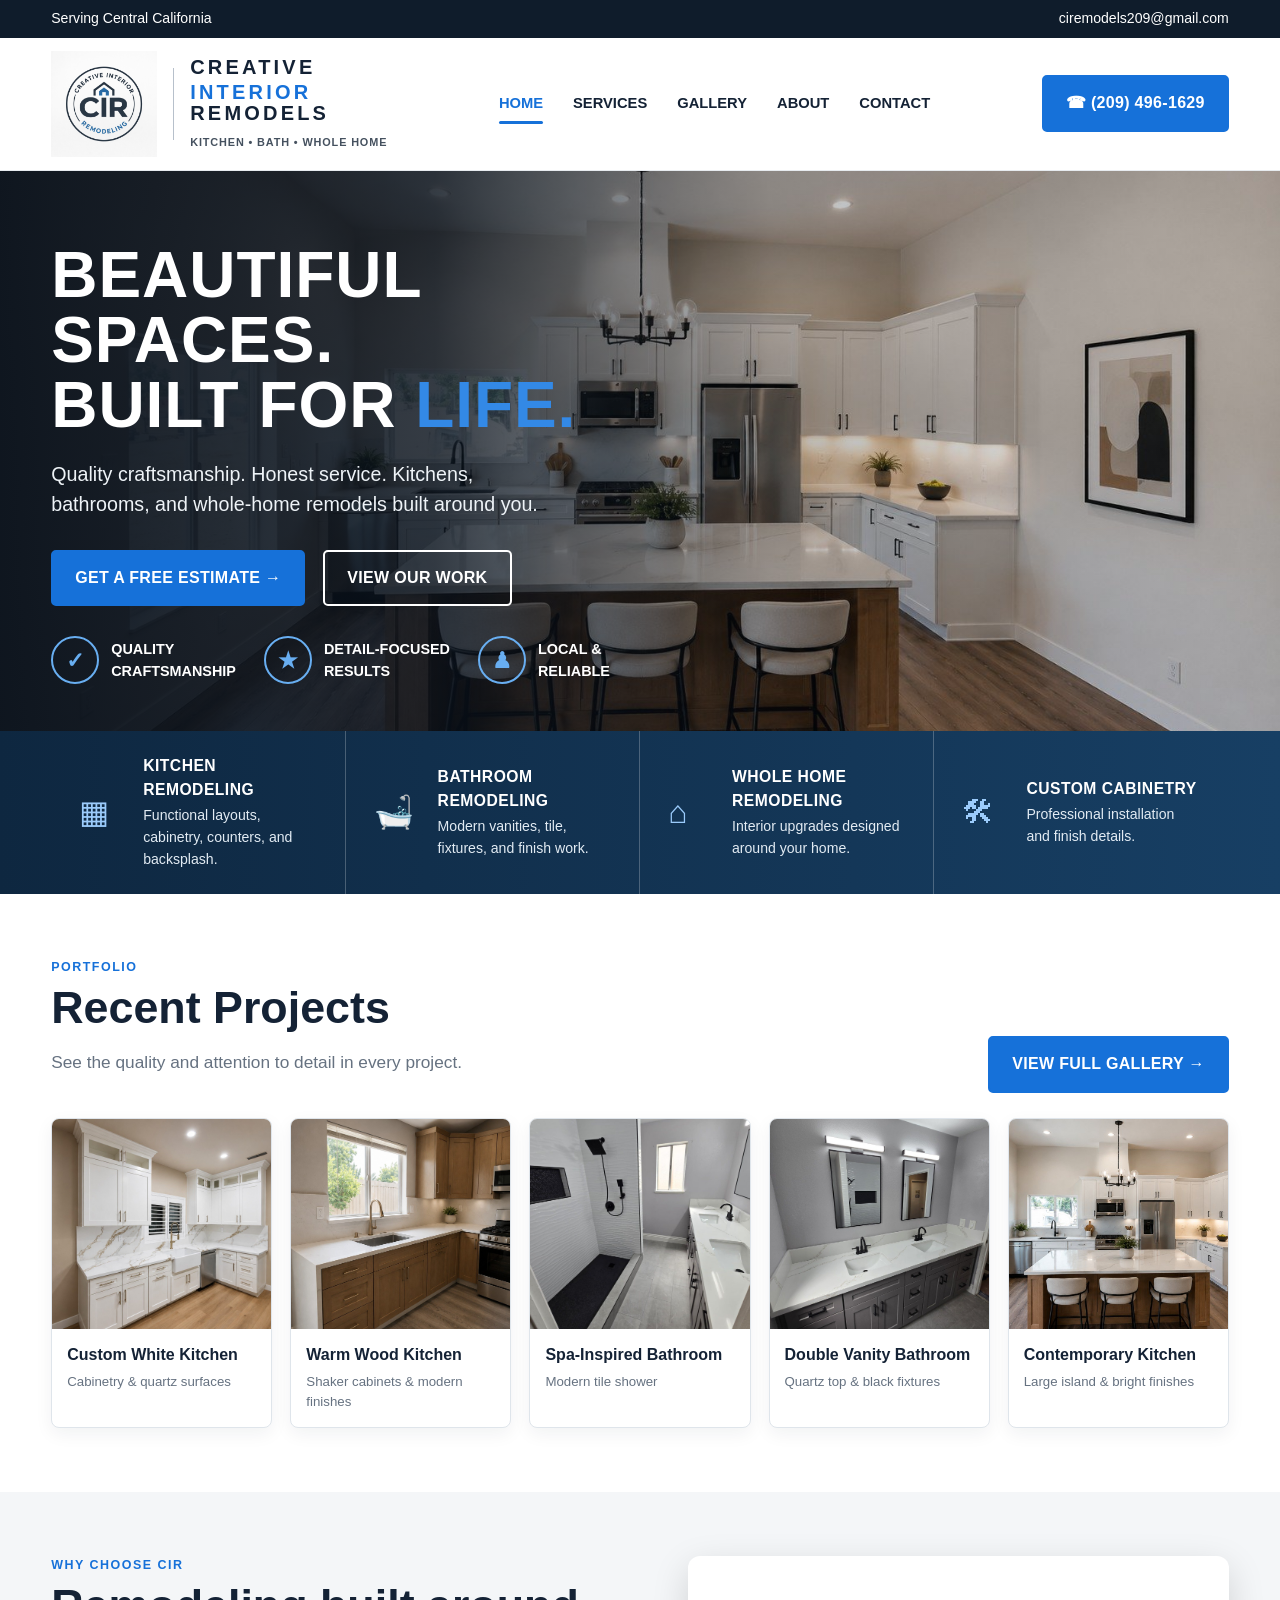
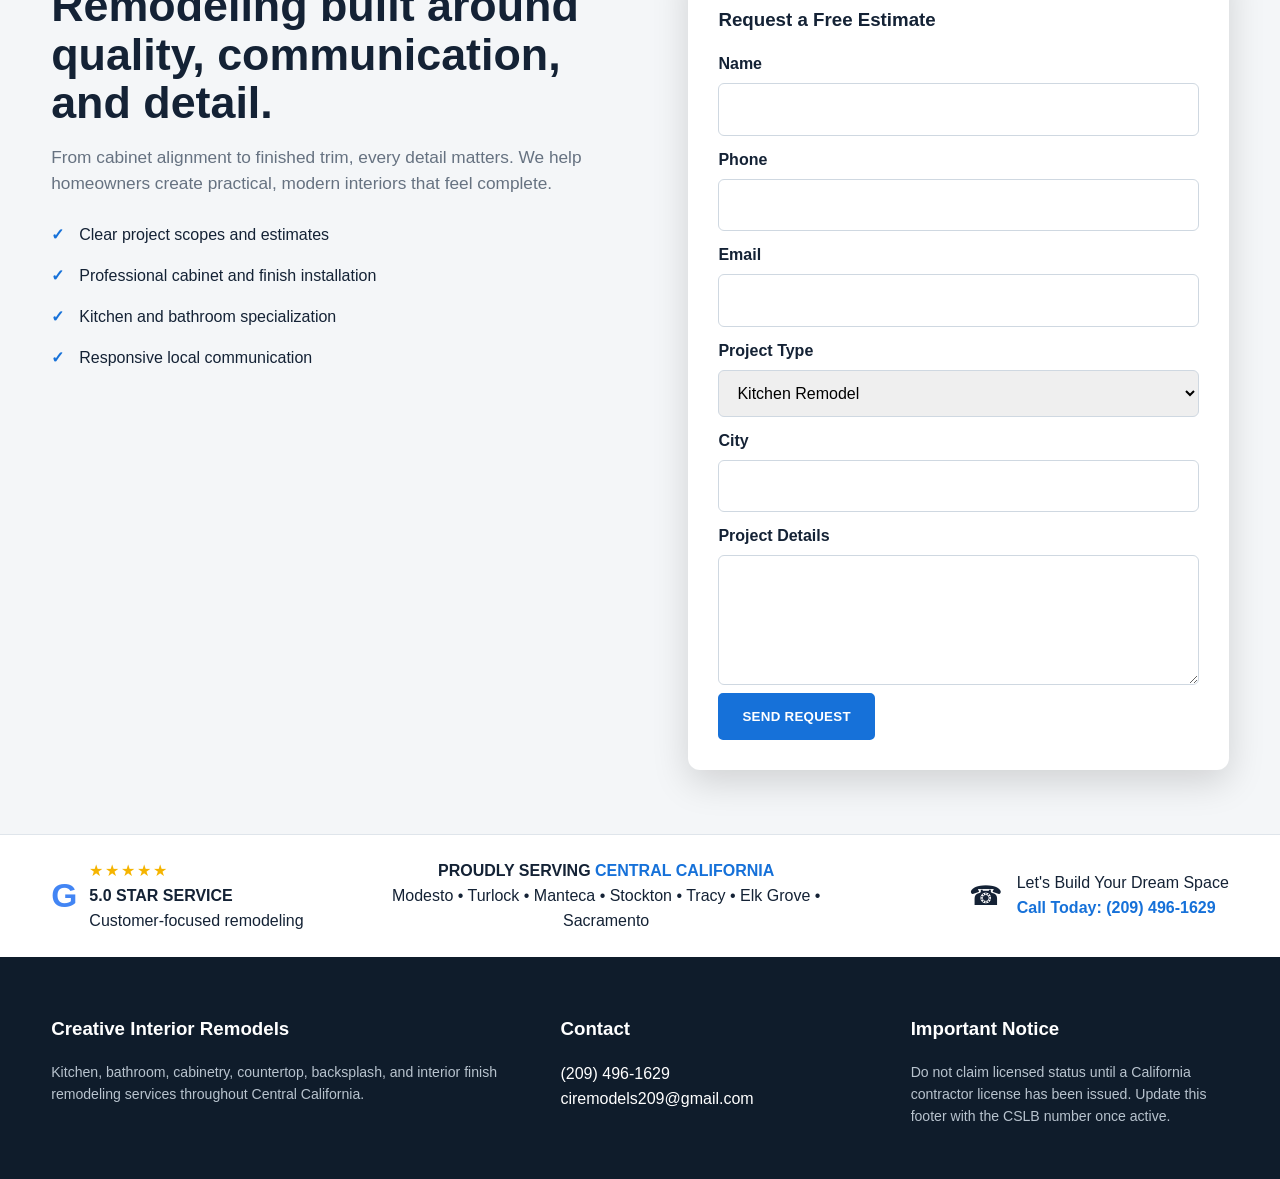
<file: index.html>
<!doctype html><html lang="en"><head><meta charset="utf-8"><meta name="viewport" content="width=device-width,initial-scale=1"><title>Creative Interior Remodels | Kitchen & Bathroom Remodeling</title><meta name="description" content="Kitchen, bathroom, cabinetry, countertop, backsplash, and interior remodeling services in Central California."><link rel="stylesheet" href="style.css"></head><body>

<div class="topbar"><div class="container"><span>Serving Central California</span><span><a href="mailto:ciremodels209@gmail.com">ciremodels209@gmail.com</a></span></div></div>
<header class="site-header"><div class="container nav-wrap">
<a class="brand" href="index.html">
<img src="assets/images/cir-logo.png" alt="Creative Interior Remodeling logo">
<span class="brand-divider"></span>
<span><span class="brand-text">CREATIVE <span>INTERIOR</span> REMODELS</span><span class="brand-sub">KITCHEN • BATH • WHOLE HOME</span></span>
</a>
<nav class="nav"><a class="active" href="index.html">HOME</a><a class="" href="services.html">SERVICES</a><a class="" href="gallery.html">GALLERY</a><a class="" href="about.html">ABOUT</a><a class="" href="contact.html">CONTACT</a></nav>
<a class="btn call-btn" href="tel:12094961629">☎ (209) 496-1629</a>
</div></header>

<section class="hero"><div class="container"><div class="hero-inner">
<h1>BEAUTIFUL SPACES.<br>BUILT FOR <span>LIFE.</span></h1>
<p>Quality craftsmanship. Honest service. Kitchens, bathrooms, and whole-home remodels built around you.</p>
<div class="hero-actions"><a class="btn" href="contact.html">GET A FREE ESTIMATE →</a><a class="btn outline" href="gallery.html">VIEW OUR WORK</a></div>
<div class="trust-row">
<div class="trust"><span class="trust-icon">✓</span><span>QUALITY<br>CRAFTSMANSHIP</span></div>
<div class="trust"><span class="trust-icon">★</span><span>DETAIL-FOCUSED<br>RESULTS</span></div>
<div class="trust"><span class="trust-icon">♟</span><span>LOCAL &<br>RELIABLE</span></div>
</div></div></div></section>

<section class="service-strip"><div class="container">
<div class="service-item"><div class="icon">▦</div><div><h3>KITCHEN REMODELING</h3><p>Functional layouts, cabinetry, counters, and backsplash.</p></div></div>
<div class="service-item"><div class="icon">🛁</div><div><h3>BATHROOM REMODELING</h3><p>Modern vanities, tile, fixtures, and finish work.</p></div></div>
<div class="service-item"><div class="icon">⌂</div><div><h3>WHOLE HOME REMODELING</h3><p>Interior upgrades designed around your home.</p></div></div>
<div class="service-item"><div class="icon">🛠</div><div><h3>CUSTOM CABINETRY</h3><p>Professional installation and finish details.</p></div></div>
</div></section>

<section class="section"><div class="container">
<div class="section-head"><div><div class="eyebrow">Portfolio</div><h2>Recent Projects</h2><p class="lead">See the quality and attention to detail in every project.</p></div><a class="btn" href="gallery.html">VIEW FULL GALLERY →</a></div>
<div class="project-grid"><article class="project-card"><img src="assets/images/project-10.jpg" alt="Custom White Kitchen"><div class="body"><h3>Custom White Kitchen</h3><p>Cabinetry & quartz surfaces</p></div></article><article class="project-card"><img src="assets/images/project-02.jpg" alt="Warm Wood Kitchen"><div class="body"><h3>Warm Wood Kitchen</h3><p>Shaker cabinets & modern finishes</p></div></article><article class="project-card"><img src="assets/images/project-05.jpg" alt="Spa-Inspired Bathroom"><div class="body"><h3>Spa-Inspired Bathroom</h3><p>Modern tile shower</p></div></article><article class="project-card"><img src="assets/images/project-06.jpg" alt="Double Vanity Bathroom"><div class="body"><h3>Double Vanity Bathroom</h3><p>Quartz top & black fixtures</p></div></article><article class="project-card"><img src="assets/images/project-04.jpg" alt="Contemporary Kitchen"><div class="body"><h3>Contemporary Kitchen</h3><p>Large island & bright finishes</p></div></article></div>
</div></section>
<section class="section light"><div class="container two-col"><div><div class="eyebrow">Why Choose CIR</div><h2>Remodeling built around quality, communication, and detail.</h2><p class="lead">From cabinet alignment to finished trim, every detail matters. We help homeowners create practical, modern interiors that feel complete.</p><ul class="checks"><li>Clear project scopes and estimates</li><li>Professional cabinet and finish installation</li><li>Kitchen and bathroom specialization</li><li>Responsive local communication</li></ul></div>
<div class="form-card"><h3>Request a Free Estimate</h3><form id="estimate-form">
<label>Name</label><input name="name" required>
<label>Phone</label><input name="phone" required>
<label>Email</label><input name="email" type="email">
<label>Project Type</label><select name="project"><option>Kitchen Remodel</option><option>Bathroom Remodel</option><option>Cabinet Installation</option><option>Countertops / Backsplash</option><option>Whole Home Interior</option></select>
<label>City</label><input name="city">
<label>Project Details</label><textarea name="details"></textarea>
<button class="btn" type="submit">SEND REQUEST</button></form></div>
</div></section>

<div class="footer-top"><div class="container">
<div class="rating"><div class="g">G</div><div><div class="stars">★★★★★</div><b>5.0 STAR SERVICE</b><div class="small">Customer-focused remodeling</div></div></div>
<div class="service-area"><b>PROUDLY SERVING <span style="color:var(--blue)">CENTRAL CALIFORNIA</span></b><div class="small">Modesto • Turlock • Manteca • Stockton • Tracy • Elk Grove • Sacramento</div></div>
<div class="cta-mini"><span style="font-size:1.7rem">☎</span><div>Let's Build Your Dream Space<br><a style="color:var(--blue);font-weight:900" href="tel:12094961629">Call Today: (209) 496-1629</a></div></div>
</div></div>
<footer class="footer"><div class="container footer-grid">
<div><h3>Creative Interior Remodels</h3><p class="small">Kitchen, bathroom, cabinetry, countertop, backsplash, and interior finish remodeling services throughout Central California.</p></div>
<div><h3>Contact</h3><p><a href="tel:12094961629">(209) 496-1629</a><br><a href="mailto:ciremodels209@gmail.com">ciremodels209@gmail.com</a></p></div>
<div><h3>Important Notice</h3><p class="small">Do not claim licensed status until a California contractor license has been issued. Update this footer with the CSLB number once active.</p></div>
</div></footer>
<a class="mobile-call" href="tel:12094961629" aria-label="Call now">☎</a>
<script src="script.js"></script>
</body></html>
</file>
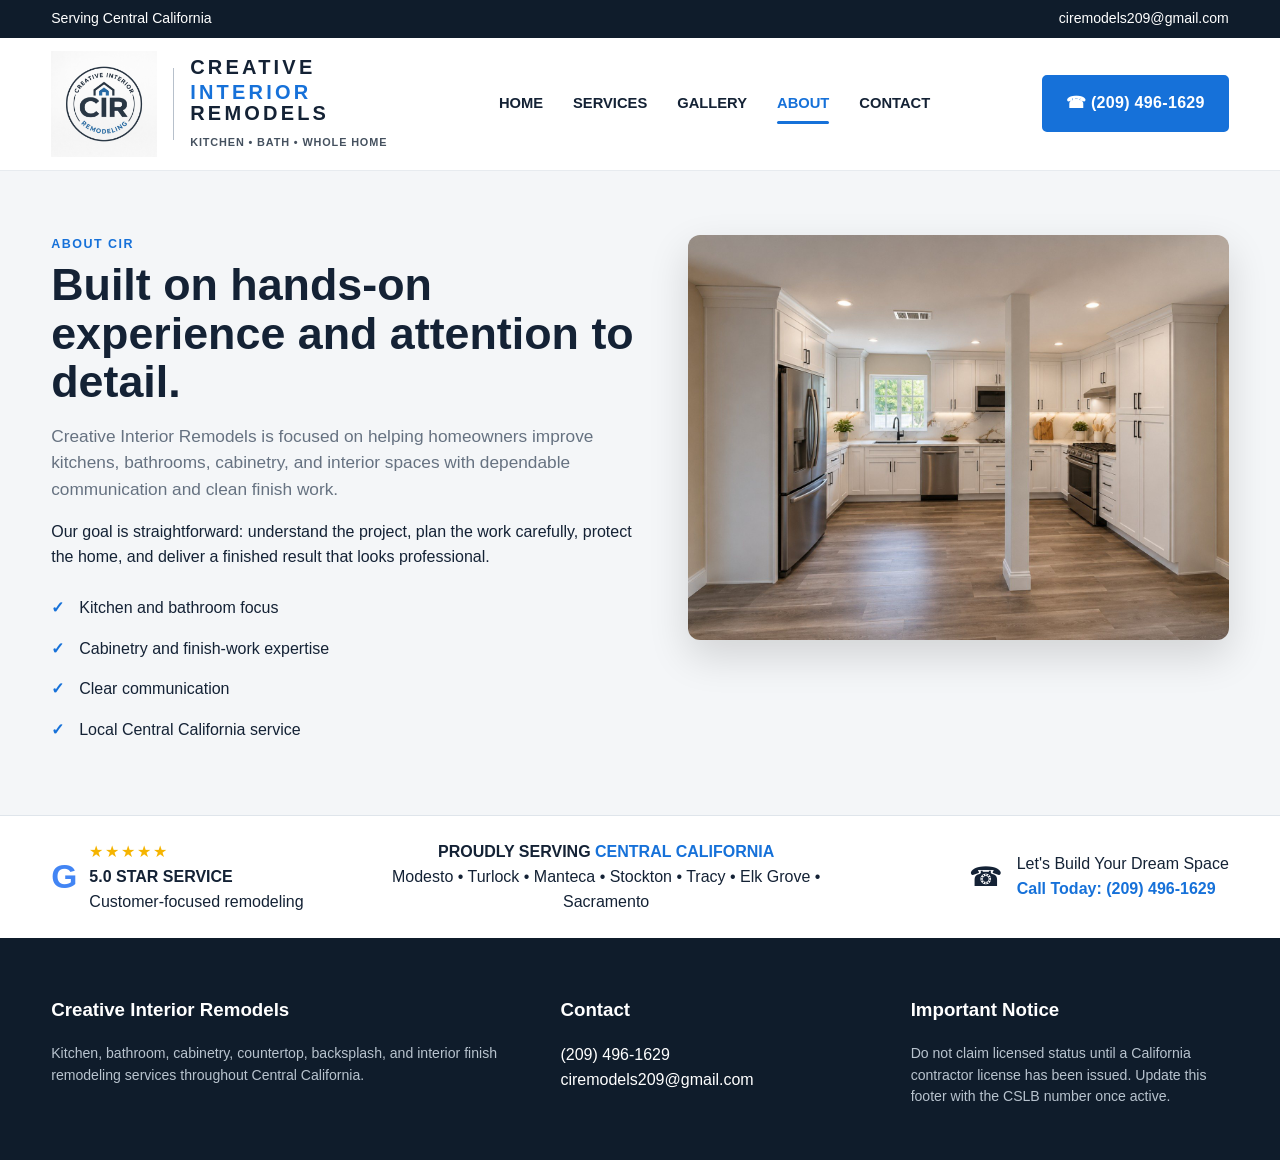
<file: about.html>
<!doctype html><html lang="en"><head><meta charset="utf-8"><meta name="viewport" content="width=device-width,initial-scale=1"><title>About | Creative Interior Remodels</title><meta name="description" content="About Creative Interior Remodels and our approach to professional kitchen and bathroom remodeling."><link rel="stylesheet" href="style.css"></head><body>
<div class="topbar"><div class="container"><span>Serving Central California</span><span><a href="mailto:ciremodels209@gmail.com">ciremodels209@gmail.com</a></span></div></div>
<header class="site-header"><div class="container nav-wrap">
<a class="brand" href="index.html">
<img src="assets/images/cir-logo.png" alt="Creative Interior Remodeling logo">
<span class="brand-divider"></span>
<span><span class="brand-text">CREATIVE <span>INTERIOR</span> REMODELS</span><span class="brand-sub">KITCHEN • BATH • WHOLE HOME</span></span>
</a>
<nav class="nav"><a class="" href="index.html">HOME</a><a class="" href="services.html">SERVICES</a><a class="" href="gallery.html">GALLERY</a><a class="active" href="about.html">ABOUT</a><a class="" href="contact.html">CONTACT</a></nav>
<a class="btn call-btn" href="tel:12094961629">☎ (209) 496-1629</a>
</div></header>

<section class="section light"><div class="container two-col"><div><div class="eyebrow">About CIR</div><h2>Built on hands-on experience and attention to detail.</h2><p class="lead">Creative Interior Remodels is focused on helping homeowners improve kitchens, bathrooms, cabinetry, and interior spaces with dependable communication and clean finish work.</p><p>Our goal is straightforward: understand the project, plan the work carefully, protect the home, and deliver a finished result that looks professional.</p><ul class="checks"><li>Kitchen and bathroom focus</li><li>Cabinetry and finish-work expertise</li><li>Clear communication</li><li>Local Central California service</li></ul></div>
<div><img src="assets/images/project-01.jpg" alt="Finished kitchen remodeling project" style="border-radius:12px;box-shadow:0 16px 40px rgba(0,0,0,.14)"></div></div></section>
<div class="footer-top"><div class="container">
<div class="rating"><div class="g">G</div><div><div class="stars">★★★★★</div><b>5.0 STAR SERVICE</b><div class="small">Customer-focused remodeling</div></div></div>
<div class="service-area"><b>PROUDLY SERVING <span style="color:var(--blue)">CENTRAL CALIFORNIA</span></b><div class="small">Modesto • Turlock • Manteca • Stockton • Tracy • Elk Grove • Sacramento</div></div>
<div class="cta-mini"><span style="font-size:1.7rem">☎</span><div>Let's Build Your Dream Space<br><a style="color:var(--blue);font-weight:900" href="tel:12094961629">Call Today: (209) 496-1629</a></div></div>
</div></div>
<footer class="footer"><div class="container footer-grid">
<div><h3>Creative Interior Remodels</h3><p class="small">Kitchen, bathroom, cabinetry, countertop, backsplash, and interior finish remodeling services throughout Central California.</p></div>
<div><h3>Contact</h3><p><a href="tel:12094961629">(209) 496-1629</a><br><a href="mailto:ciremodels209@gmail.com">ciremodels209@gmail.com</a></p></div>
<div><h3>Important Notice</h3><p class="small">Do not claim licensed status until a California contractor license has been issued. Update this footer with the CSLB number once active.</p></div>
</div></footer>
<a class="mobile-call" href="tel:12094961629" aria-label="Call now">☎</a>
<script src="script.js"></script>
</body></html>
</file>
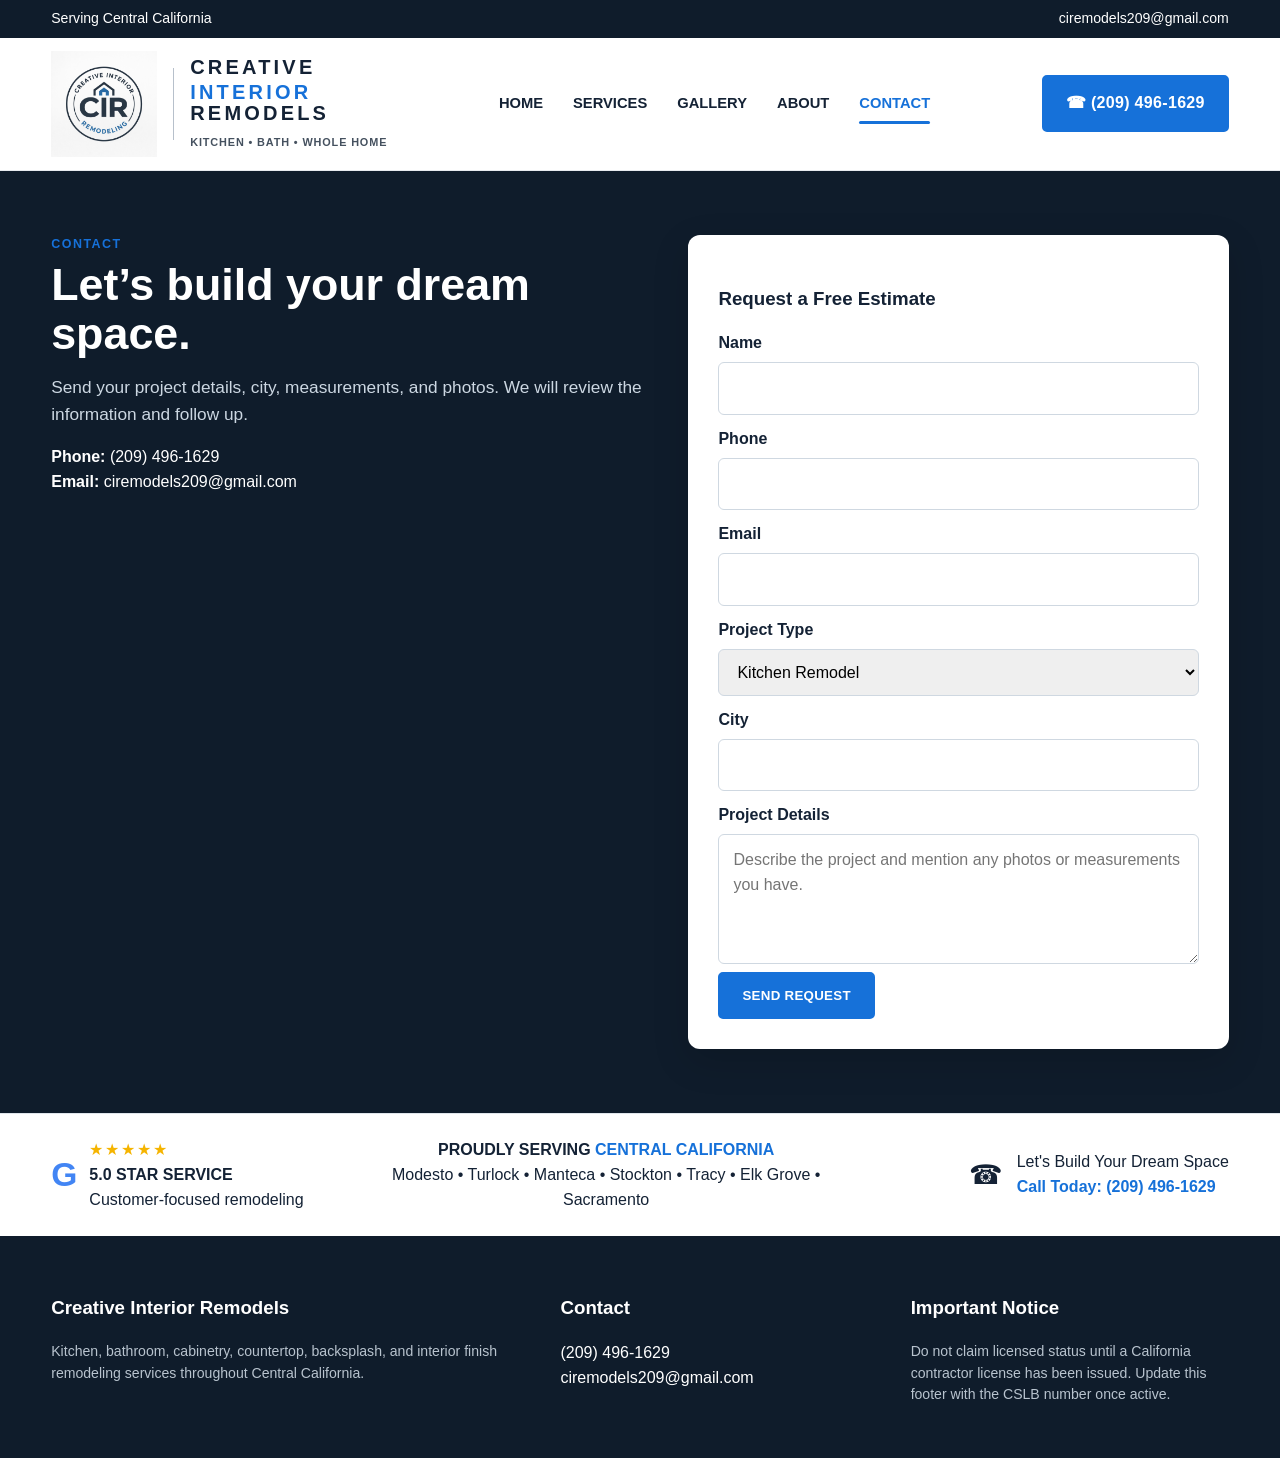
<file: contact.html>
<!doctype html><html lang="en"><head><meta charset="utf-8"><meta name="viewport" content="width=device-width,initial-scale=1"><title>Contact | Creative Interior Remodels</title><meta name="description" content="Request a free kitchen, bathroom, cabinetry, or interior remodeling estimate."><link rel="stylesheet" href="style.css"></head><body>
<div class="topbar"><div class="container"><span>Serving Central California</span><span><a href="mailto:ciremodels209@gmail.com">ciremodels209@gmail.com</a></span></div></div>
<header class="site-header"><div class="container nav-wrap">
<a class="brand" href="index.html">
<img src="assets/images/cir-logo.png" alt="Creative Interior Remodeling logo">
<span class="brand-divider"></span>
<span><span class="brand-text">CREATIVE <span>INTERIOR</span> REMODELS</span><span class="brand-sub">KITCHEN • BATH • WHOLE HOME</span></span>
</a>
<nav class="nav"><a class="" href="index.html">HOME</a><a class="" href="services.html">SERVICES</a><a class="" href="gallery.html">GALLERY</a><a class="" href="about.html">ABOUT</a><a class="active" href="contact.html">CONTACT</a></nav>
<a class="btn call-btn" href="tel:12094961629">☎ (209) 496-1629</a>
</div></header>

<section class="section dark"><div class="container two-col"><div><div class="eyebrow">Contact</div><h2>Let’s build your dream space.</h2><p class="lead">Send your project details, city, measurements, and photos. We will review the information and follow up.</p><p><strong>Phone:</strong> <a href="tel:12094961629">(209) 496-1629</a><br><strong>Email:</strong> <a href="mailto:ciremodels209@gmail.com">ciremodels209@gmail.com</a></p></div>
<div class="form-card"><h3>Request a Free Estimate</h3><form id="estimate-form"><label>Name</label><input name="name" required><label>Phone</label><input name="phone" required><label>Email</label><input name="email" type="email"><label>Project Type</label><select name="project"><option>Kitchen Remodel</option><option>Bathroom Remodel</option><option>Cabinet Installation</option><option>Countertops / Backsplash</option><option>Whole Home Interior</option></select><label>City</label><input name="city"><label>Project Details</label><textarea name="details" placeholder="Describe the project and mention any photos or measurements you have."></textarea><button class="btn" type="submit">SEND REQUEST</button></form></div>
</div></section>
<div class="footer-top"><div class="container">
<div class="rating"><div class="g">G</div><div><div class="stars">★★★★★</div><b>5.0 STAR SERVICE</b><div class="small">Customer-focused remodeling</div></div></div>
<div class="service-area"><b>PROUDLY SERVING <span style="color:var(--blue)">CENTRAL CALIFORNIA</span></b><div class="small">Modesto • Turlock • Manteca • Stockton • Tracy • Elk Grove • Sacramento</div></div>
<div class="cta-mini"><span style="font-size:1.7rem">☎</span><div>Let's Build Your Dream Space<br><a style="color:var(--blue);font-weight:900" href="tel:12094961629">Call Today: (209) 496-1629</a></div></div>
</div></div>
<footer class="footer"><div class="container footer-grid">
<div><h3>Creative Interior Remodels</h3><p class="small">Kitchen, bathroom, cabinetry, countertop, backsplash, and interior finish remodeling services throughout Central California.</p></div>
<div><h3>Contact</h3><p><a href="tel:12094961629">(209) 496-1629</a><br><a href="mailto:ciremodels209@gmail.com">ciremodels209@gmail.com</a></p></div>
<div><h3>Important Notice</h3><p class="small">Do not claim licensed status until a California contractor license has been issued. Update this footer with the CSLB number once active.</p></div>
</div></footer>
<a class="mobile-call" href="tel:12094961629" aria-label="Call now">☎</a>
<script src="script.js"></script>
</body></html>
</file>
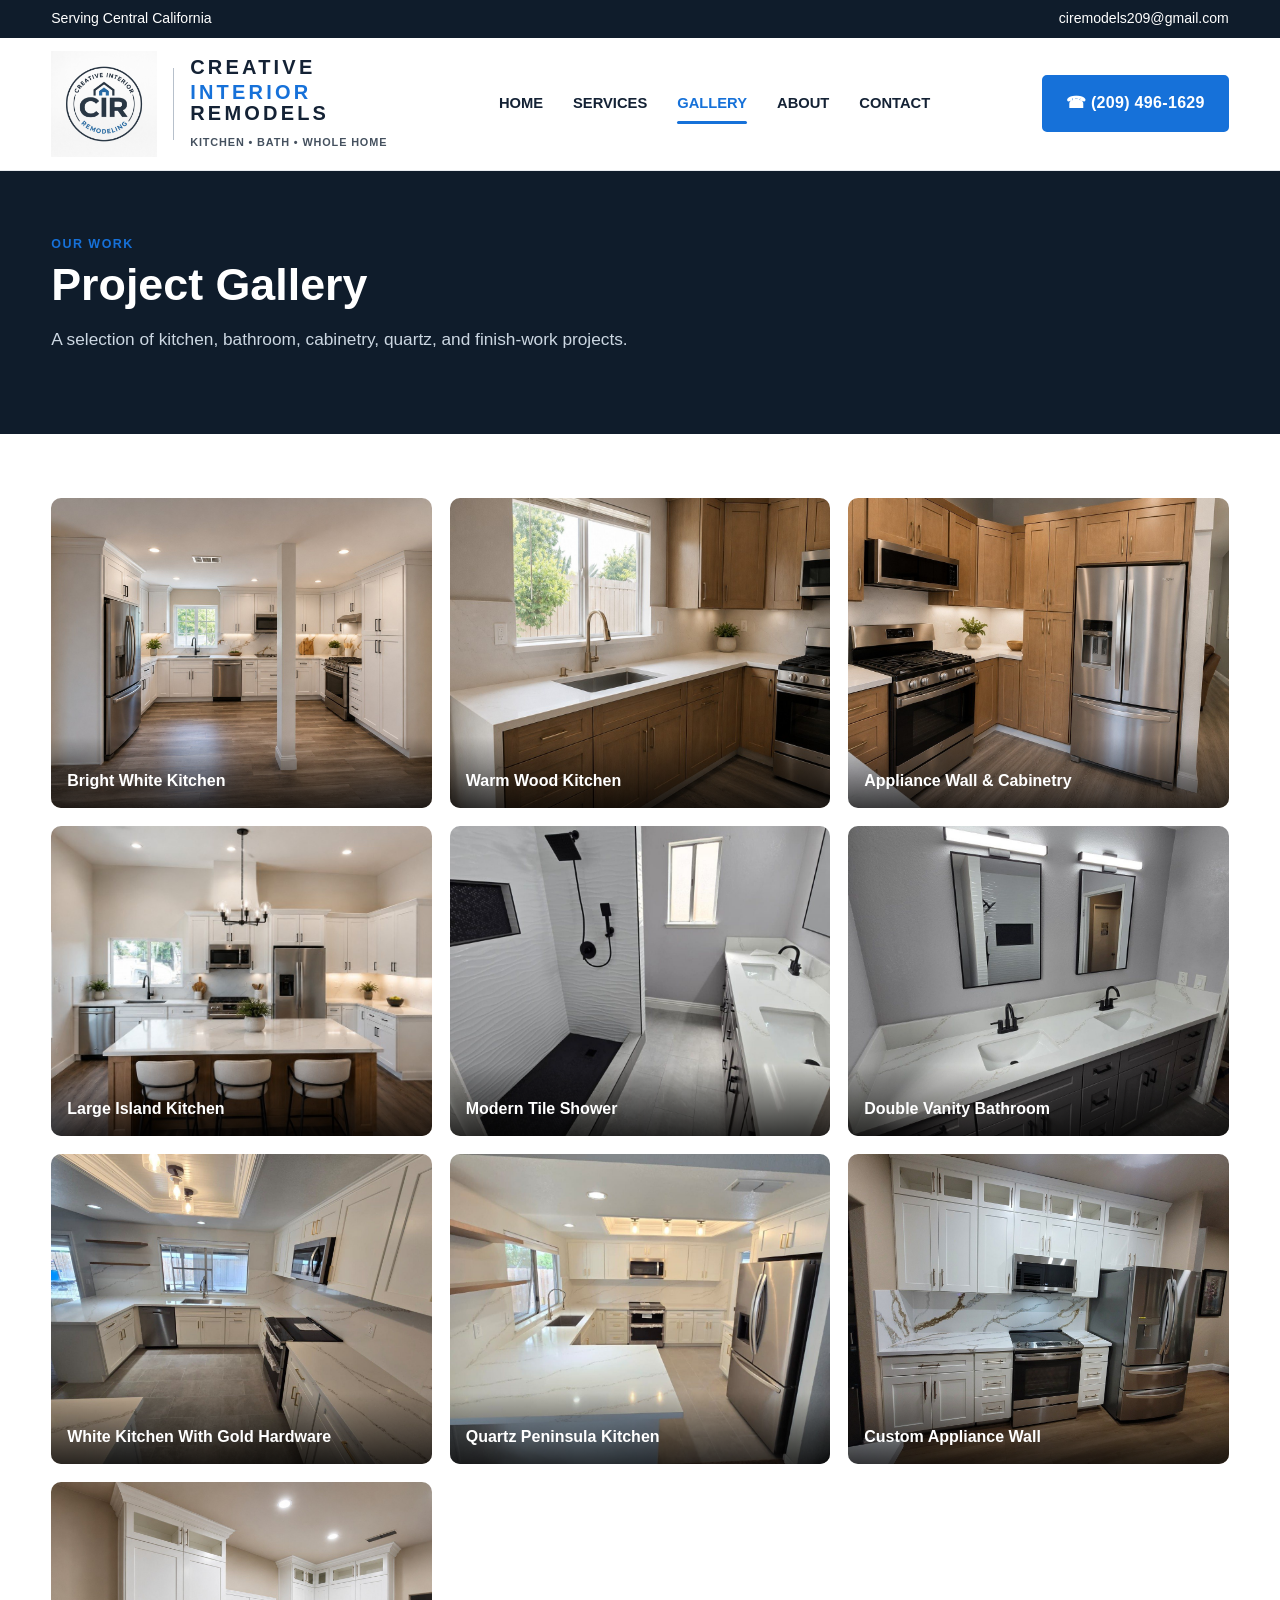
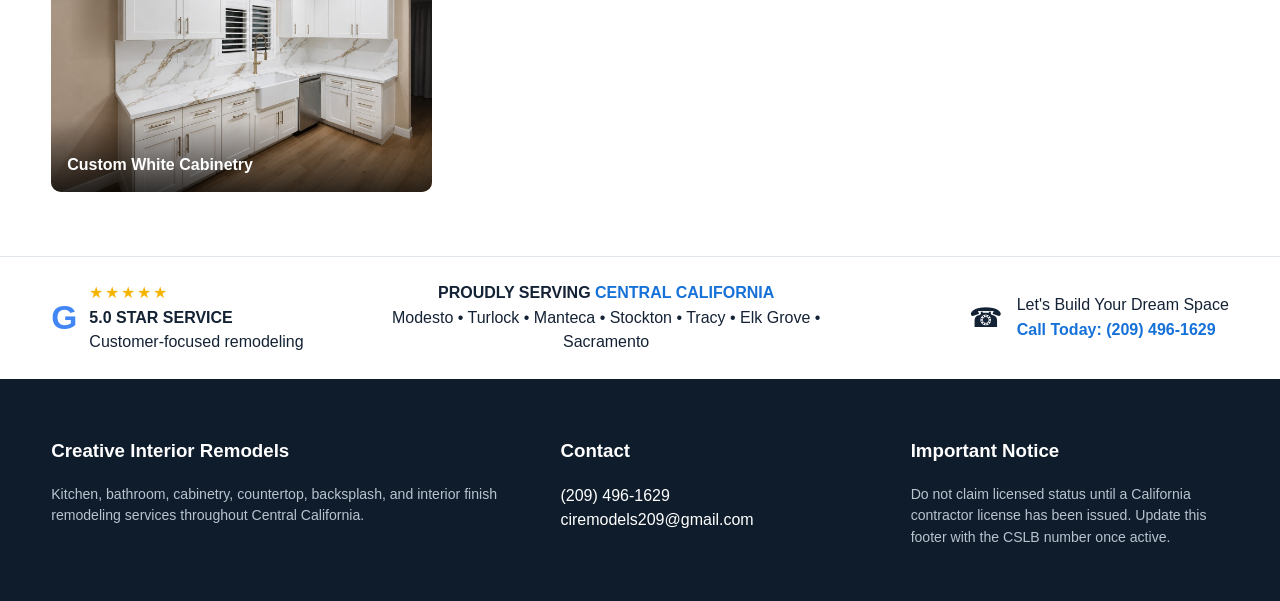
<file: gallery.html>
<!doctype html><html lang="en"><head><meta charset="utf-8"><meta name="viewport" content="width=device-width,initial-scale=1"><title>Gallery | Creative Interior Remodels</title><meta name="description" content="Kitchen, bathroom, cabinet and countertop remodeling project gallery."><link rel="stylesheet" href="style.css"></head><body>
<div class="topbar"><div class="container"><span>Serving Central California</span><span><a href="mailto:ciremodels209@gmail.com">ciremodels209@gmail.com</a></span></div></div>
<header class="site-header"><div class="container nav-wrap">
<a class="brand" href="index.html">
<img src="assets/images/cir-logo.png" alt="Creative Interior Remodeling logo">
<span class="brand-divider"></span>
<span><span class="brand-text">CREATIVE <span>INTERIOR</span> REMODELS</span><span class="brand-sub">KITCHEN • BATH • WHOLE HOME</span></span>
</a>
<nav class="nav"><a class="" href="index.html">HOME</a><a class="" href="services.html">SERVICES</a><a class="active" href="gallery.html">GALLERY</a><a class="" href="about.html">ABOUT</a><a class="" href="contact.html">CONTACT</a></nav>
<a class="btn call-btn" href="tel:12094961629">☎ (209) 496-1629</a>
</div></header>

<section class="section dark"><div class="container"><div class="eyebrow">Our Work</div><h2>Project Gallery</h2><p class="lead">A selection of kitchen, bathroom, cabinetry, quartz, and finish-work projects.</p></div></section>
<section class="section"><div class="container"><div class="gallery-grid"><figure><img src="assets/images/project-01.jpg" alt="Bright White Kitchen"><figcaption>Bright White Kitchen</figcaption></figure><figure><img src="assets/images/project-02.jpg" alt="Warm Wood Kitchen"><figcaption>Warm Wood Kitchen</figcaption></figure><figure><img src="assets/images/project-03.jpg" alt="Appliance Wall & Cabinetry"><figcaption>Appliance Wall & Cabinetry</figcaption></figure><figure><img src="assets/images/project-04.jpg" alt="Large Island Kitchen"><figcaption>Large Island Kitchen</figcaption></figure><figure><img src="assets/images/project-05.jpg" alt="Modern Tile Shower"><figcaption>Modern Tile Shower</figcaption></figure><figure><img src="assets/images/project-06.jpg" alt="Double Vanity Bathroom"><figcaption>Double Vanity Bathroom</figcaption></figure><figure><img src="assets/images/project-07.jpg" alt="White Kitchen With Gold Hardware"><figcaption>White Kitchen With Gold Hardware</figcaption></figure><figure><img src="assets/images/project-08.jpg" alt="Quartz Peninsula Kitchen"><figcaption>Quartz Peninsula Kitchen</figcaption></figure><figure><img src="assets/images/project-09.jpg" alt="Custom Appliance Wall"><figcaption>Custom Appliance Wall</figcaption></figure><figure><img src="assets/images/project-10.jpg" alt="Custom White Cabinetry"><figcaption>Custom White Cabinetry</figcaption></figure></div></div></section>
<div class="footer-top"><div class="container">
<div class="rating"><div class="g">G</div><div><div class="stars">★★★★★</div><b>5.0 STAR SERVICE</b><div class="small">Customer-focused remodeling</div></div></div>
<div class="service-area"><b>PROUDLY SERVING <span style="color:var(--blue)">CENTRAL CALIFORNIA</span></b><div class="small">Modesto • Turlock • Manteca • Stockton • Tracy • Elk Grove • Sacramento</div></div>
<div class="cta-mini"><span style="font-size:1.7rem">☎</span><div>Let's Build Your Dream Space<br><a style="color:var(--blue);font-weight:900" href="tel:12094961629">Call Today: (209) 496-1629</a></div></div>
</div></div>
<footer class="footer"><div class="container footer-grid">
<div><h3>Creative Interior Remodels</h3><p class="small">Kitchen, bathroom, cabinetry, countertop, backsplash, and interior finish remodeling services throughout Central California.</p></div>
<div><h3>Contact</h3><p><a href="tel:12094961629">(209) 496-1629</a><br><a href="mailto:ciremodels209@gmail.com">ciremodels209@gmail.com</a></p></div>
<div><h3>Important Notice</h3><p class="small">Do not claim licensed status until a California contractor license has been issued. Update this footer with the CSLB number once active.</p></div>
</div></footer>
<a class="mobile-call" href="tel:12094961629" aria-label="Call now">☎</a>
<script src="script.js"></script>
</body></html>
</file>
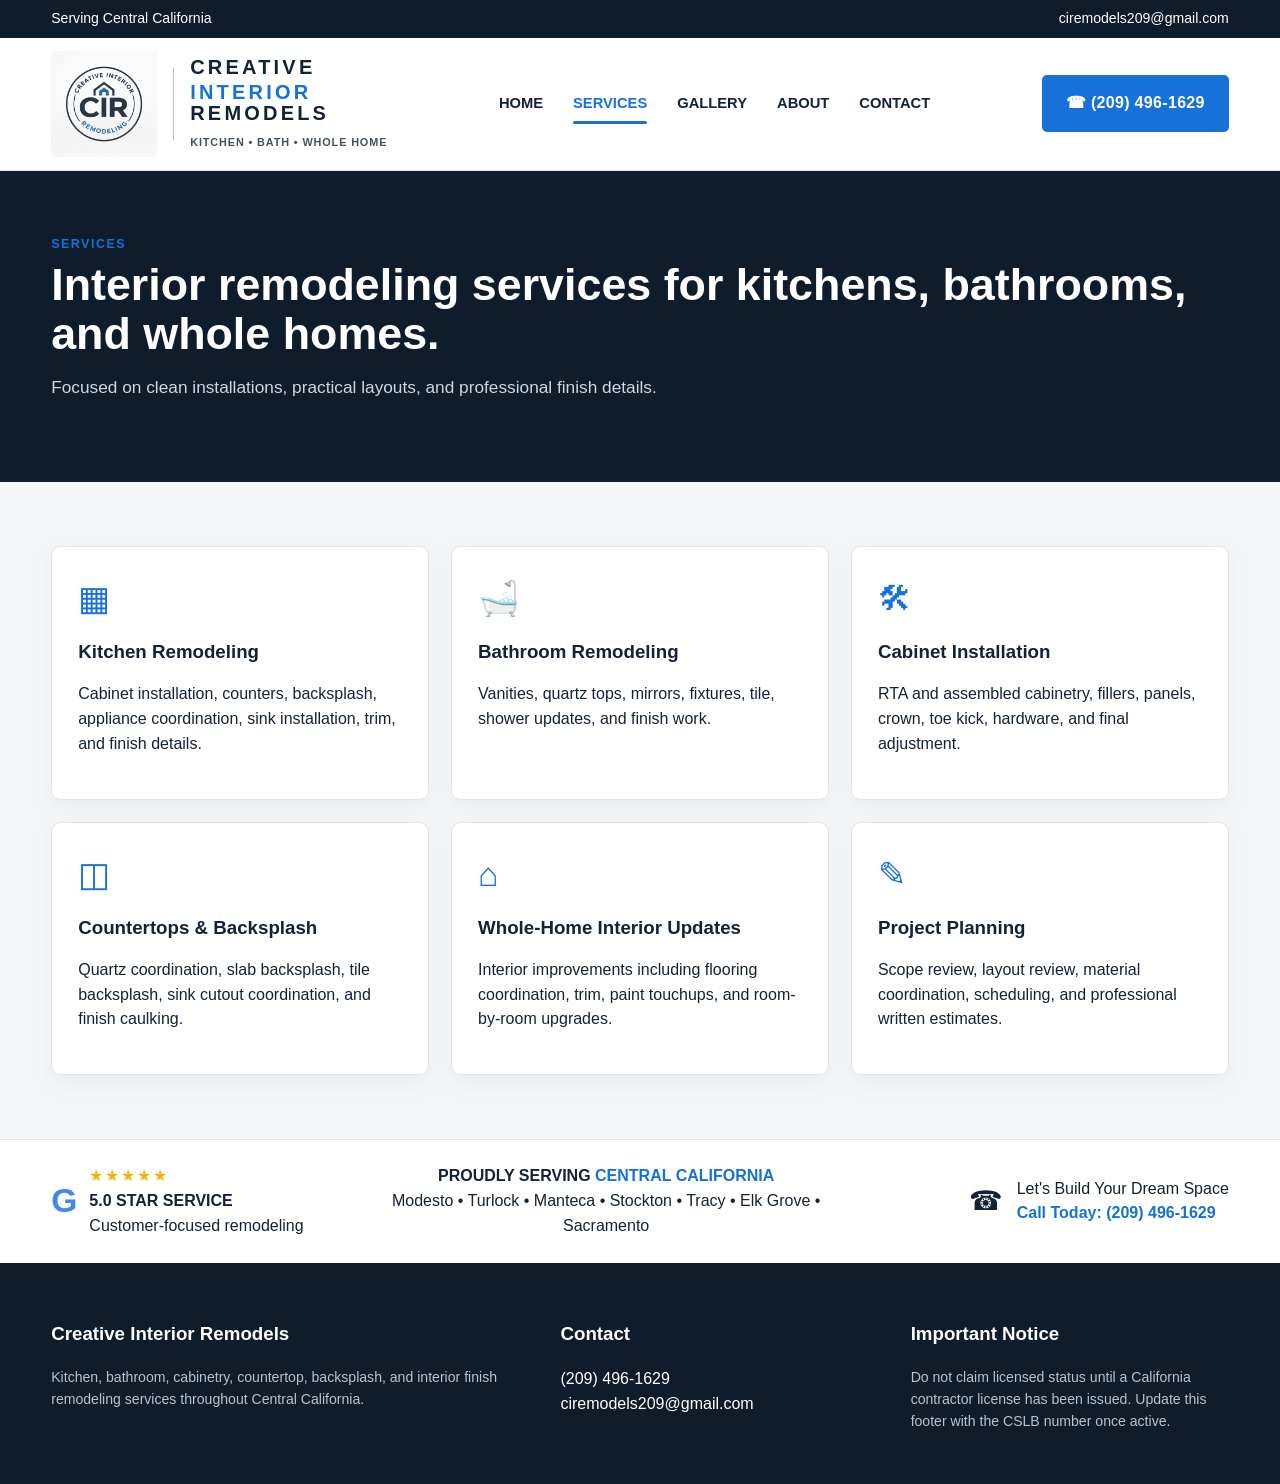
<file: services.html>
<!doctype html><html lang="en"><head><meta charset="utf-8"><meta name="viewport" content="width=device-width,initial-scale=1"><title>Services | Creative Interior Remodels</title><meta name="description" content="Kitchen remodeling, bathroom remodeling, custom cabinetry, countertops, backsplash and interior finish services."><link rel="stylesheet" href="style.css"></head><body>
<div class="topbar"><div class="container"><span>Serving Central California</span><span><a href="mailto:ciremodels209@gmail.com">ciremodels209@gmail.com</a></span></div></div>
<header class="site-header"><div class="container nav-wrap">
<a class="brand" href="index.html">
<img src="assets/images/cir-logo.png" alt="Creative Interior Remodeling logo">
<span class="brand-divider"></span>
<span><span class="brand-text">CREATIVE <span>INTERIOR</span> REMODELS</span><span class="brand-sub">KITCHEN • BATH • WHOLE HOME</span></span>
</a>
<nav class="nav"><a class="" href="index.html">HOME</a><a class="active" href="services.html">SERVICES</a><a class="" href="gallery.html">GALLERY</a><a class="" href="about.html">ABOUT</a><a class="" href="contact.html">CONTACT</a></nav>
<a class="btn call-btn" href="tel:12094961629">☎ (209) 496-1629</a>
</div></header>

<section class="section dark"><div class="container"><div class="eyebrow">Services</div><h2>Interior remodeling services for kitchens, bathrooms, and whole homes.</h2><p class="lead">Focused on clean installations, practical layouts, and professional finish details.</p></div></section>
<section class="section light"><div class="container"><div class="cards">
<div class="card"><div class="big-icon">▦</div><h3>Kitchen Remodeling</h3><p>Cabinet installation, counters, backsplash, appliance coordination, sink installation, trim, and finish details.</p></div>
<div class="card"><div class="big-icon">🛁</div><h3>Bathroom Remodeling</h3><p>Vanities, quartz tops, mirrors, fixtures, tile, shower updates, and finish work.</p></div>
<div class="card"><div class="big-icon">🛠</div><h3>Cabinet Installation</h3><p>RTA and assembled cabinetry, fillers, panels, crown, toe kick, hardware, and final adjustment.</p></div>
<div class="card"><div class="big-icon">◫</div><h3>Countertops & Backsplash</h3><p>Quartz coordination, slab backsplash, tile backsplash, sink cutout coordination, and finish caulking.</p></div>
<div class="card"><div class="big-icon">⌂</div><h3>Whole-Home Interior Updates</h3><p>Interior improvements including flooring coordination, trim, paint touchups, and room-by-room upgrades.</p></div>
<div class="card"><div class="big-icon">✎</div><h3>Project Planning</h3><p>Scope review, layout review, material coordination, scheduling, and professional written estimates.</p></div>
</div></div></section>
<div class="footer-top"><div class="container">
<div class="rating"><div class="g">G</div><div><div class="stars">★★★★★</div><b>5.0 STAR SERVICE</b><div class="small">Customer-focused remodeling</div></div></div>
<div class="service-area"><b>PROUDLY SERVING <span style="color:var(--blue)">CENTRAL CALIFORNIA</span></b><div class="small">Modesto • Turlock • Manteca • Stockton • Tracy • Elk Grove • Sacramento</div></div>
<div class="cta-mini"><span style="font-size:1.7rem">☎</span><div>Let's Build Your Dream Space<br><a style="color:var(--blue);font-weight:900" href="tel:12094961629">Call Today: (209) 496-1629</a></div></div>
</div></div>
<footer class="footer"><div class="container footer-grid">
<div><h3>Creative Interior Remodels</h3><p class="small">Kitchen, bathroom, cabinetry, countertop, backsplash, and interior finish remodeling services throughout Central California.</p></div>
<div><h3>Contact</h3><p><a href="tel:12094961629">(209) 496-1629</a><br><a href="mailto:ciremodels209@gmail.com">ciremodels209@gmail.com</a></p></div>
<div><h3>Important Notice</h3><p class="small">Do not claim licensed status until a California contractor license has been issued. Update this footer with the CSLB number once active.</p></div>
</div></footer>
<a class="mobile-call" href="tel:12094961629" aria-label="Call now">☎</a>
<script src="script.js"></script>
</body></html>
</file>
<file: style.css>
:root{
  --navy:#172536;
  --navy-2:#0f1c2b;
  --blue:#1671d9;
  --blue-dark:#0f57ad;
  --light:#f4f6f8;
  --text:#142235;
  --muted:#667281;
  --line:#dfe5eb;
  --white:#fff;
}
*{box-sizing:border-box}
html{scroll-behavior:smooth}
body{margin:0;font-family:Inter,Arial,Helvetica,sans-serif;color:var(--text);background:#fff;line-height:1.55}
a{text-decoration:none;color:inherit}
img{max-width:100%;display:block}
.container{width:min(1380px,92%);margin:auto}
.topbar{background:var(--navy-2);color:#fff;font-size:.88rem}
.topbar .container{display:flex;justify-content:space-between;gap:16px;padding:8px 0;flex-wrap:wrap}
.site-header{background:rgba(255,255,255,.97);position:sticky;top:0;z-index:50;border-bottom:1px solid #e7ebef}
.nav-wrap{display:flex;align-items:center;justify-content:space-between;gap:24px;padding:13px 0}
.brand{display:flex;align-items:center;gap:16px;min-width:320px}
.brand img{width:106px;height:106px;object-fit:contain}
.brand-divider{width:1px;height:72px;background:#b7c0cb}
.brand-text{font-weight:900;letter-spacing:.16em;line-height:1.06;font-size:1.25rem}
.brand-text span{display:block;color:var(--blue)}
.brand-sub{display:block;font-size:.68rem;letter-spacing:.08em;margin-top:6px;font-weight:700;color:#45515f}
.nav{display:flex;align-items:center;gap:30px;font-weight:800;font-size:.92rem}
.nav a{position:relative;padding:12px 0}
.nav a:hover,.nav a.active{color:var(--blue)}
.nav a.active:after{content:"";position:absolute;height:3px;background:var(--blue);left:0;right:0;bottom:3px;border-radius:4px}
.btn{display:inline-flex;align-items:center;justify-content:center;gap:10px;padding:14px 22px;border-radius:5px;background:var(--blue);border:2px solid var(--blue);color:#fff;font-weight:900;letter-spacing:.02em;transition:.2s}
.btn:hover{background:var(--blue-dark);border-color:var(--blue-dark);transform:translateY(-1px)}
.btn.outline{background:transparent;border-color:#fff}
.btn.white{background:#fff;color:var(--navy);border-color:#fff}
.call-btn{white-space:nowrap}
.hero{position:relative;min-height:560px;background:url('assets/images/project-04.jpg') center/cover no-repeat;color:#fff}
.hero:before{content:"";position:absolute;inset:0;background:linear-gradient(90deg,rgba(9,17,27,.96) 0%,rgba(9,17,27,.82) 34%,rgba(9,17,27,.28) 60%,rgba(9,17,27,.08) 100%)}
.hero-inner{position:relative;z-index:1;padding:72px 0 44px;max-width:590px}
.hero h1{font-size:clamp(2.9rem,5vw,5.2rem);line-height:1.02;margin:0 0 20px;letter-spacing:.015em}
.hero h1 span{color:#3389e6}
.hero p{font-size:1.23rem;max-width:520px;color:#eef3f7}
.hero-actions{display:flex;gap:18px;flex-wrap:wrap;margin:30px 0}
.trust-row{display:flex;gap:28px;flex-wrap:wrap;margin-top:30px}
.trust{display:flex;align-items:center;gap:12px;font-weight:900;font-size:.9rem}
.trust-icon{width:48px;height:48px;border:2px solid #68aef1;border-radius:50%;display:grid;place-items:center;color:#68aef1;font-size:1.35rem}
.service-strip{background:linear-gradient(90deg,#0e2740,#173f64);color:#fff}
.service-strip .container{display:grid;grid-template-columns:repeat(4,1fr)}
.service-item{padding:23px 28px;display:grid;grid-template-columns:48px 1fr;gap:16px;align-items:center;border-right:1px solid rgba(255,255,255,.24)}
.service-item:last-child{border-right:0}
.service-item .icon{font-size:2rem;color:#9bcbfb}
.service-item h3{font-size:.98rem;margin:0 0 3px;letter-spacing:.03em}
.service-item p{margin:0;color:#e2ebf3;font-size:.88rem}
.section{padding:64px 0}
.section.light{background:var(--light)}
.section.dark{background:var(--navy-2);color:#fff}
.section-head{display:flex;align-items:end;justify-content:space-between;gap:24px;margin-bottom:25px}
.eyebrow{color:var(--blue);font-weight:900;text-transform:uppercase;letter-spacing:.12em;font-size:.78rem}
h2{font-size:clamp(2rem,3.5vw,3.3rem);line-height:1.08;margin:6px 0 10px}
.lead{font-size:1.08rem;color:var(--muted);max-width:790px}
.dark .lead{color:#ccd7e2}
.project-grid{display:grid;grid-template-columns:repeat(5,1fr);gap:18px}
.project-card{background:#fff;border:1px solid var(--line);border-radius:8px;overflow:hidden;box-shadow:0 6px 18px rgba(18,34,53,.06)}
.project-card img{width:100%;height:210px;object-fit:cover}
.project-card .body{padding:14px 15px}
.project-card h3{margin:0 0 4px;font-size:1rem}
.project-card p{margin:0;color:var(--muted);font-size:.83rem}
.cards{display:grid;grid-template-columns:repeat(3,1fr);gap:22px}
.card{background:#fff;border:1px solid var(--line);border-radius:10px;padding:26px;box-shadow:0 8px 24px rgba(12,29,46,.05)}
.card .big-icon{font-size:2.1rem;color:var(--blue);margin-bottom:12px}
.card h3{margin:0 0 8px}
.checks{list-style:none;margin:18px 0 0;padding:0}
.checks li{position:relative;padding:8px 0 8px 28px}
.checks li:before{content:"✓";position:absolute;left:0;color:var(--blue);font-weight:900}
.two-col{display:grid;grid-template-columns:1.05fr .95fr;gap:40px;align-items:start}
.form-card{background:#fff;color:var(--text);padding:30px;border-radius:12px;box-shadow:0 12px 36px rgba(0,0,0,.15)}
label{display:block;font-weight:800;margin:12px 0 6px}
input,select,textarea{width:100%;padding:13px 14px;border:1px solid #cfd8e1;border-radius:6px;font:inherit}
textarea{min-height:130px}
.gallery-grid{display:grid;grid-template-columns:repeat(3,1fr);gap:18px}
.gallery-grid figure{margin:0;position:relative;overflow:hidden;border-radius:10px;background:#eee}
.gallery-grid img{width:100%;height:310px;object-fit:cover;transition:.25s}
.gallery-grid figure:hover img{transform:scale(1.02)}
.gallery-grid figcaption{position:absolute;left:0;right:0;bottom:0;padding:32px 16px 14px;color:#fff;font-weight:900;background:linear-gradient(transparent,rgba(0,0,0,.74))}
.footer-top{border-top:1px solid var(--line);padding:24px 0;background:#fff}
.footer-top .container{display:grid;grid-template-columns:.8fr 1.5fr 1fr;gap:30px;align-items:center}
.rating{display:flex;gap:12px;align-items:center}
.rating .g{font-size:2.1rem;font-weight:900;color:#4285f4}
.stars{color:#f5b400;letter-spacing:2px}
.service-area{text-align:center}
.cta-mini{display:flex;justify-content:flex-end;align-items:center;gap:14px}
.footer{background:var(--navy-2);color:#fff;padding:38px 0}
.footer-grid{display:grid;grid-template-columns:1.2fr .8fr .8fr;gap:32px}
.footer .small{color:#b8c3ce;font-size:.88rem}
.mobile-call{display:none}
@media(max-width:1100px){
  .nav{display:none}
  .brand{min-width:auto}
  .project-grid{grid-template-columns:repeat(3,1fr)}
  .service-strip .container{grid-template-columns:repeat(2,1fr)}
}
@media(max-width:760px){
  .brand img{width:72px;height:72px}
  .brand-divider{height:54px}
  .brand-text{font-size:.95rem}
  .brand-sub{font-size:.55rem}
  .call-btn{display:none}
  .hero{min-height:620px;background-position:62% center}
  .hero:before{background:linear-gradient(90deg,rgba(9,17,27,.96),rgba(9,17,27,.76))}
  .hero-inner{padding-top:58px}
  .hero h1{font-size:2.7rem}
  .trust-row{gap:16px}
  .service-strip .container,.project-grid,.cards,.two-col,.gallery-grid,.footer-grid,.footer-top .container{grid-template-columns:1fr}
  .service-item{border-right:0;border-bottom:1px solid rgba(255,255,255,.2)}
  .project-card img,.gallery-grid img{height:250px}
  .section-head{align-items:start;flex-direction:column}
  .cta-mini{justify-content:flex-start}
  .mobile-call{display:flex;position:fixed;right:18px;bottom:18px;z-index:90;width:58px;height:58px;border-radius:50%;background:var(--blue);color:#fff;align-items:center;justify-content:center;font-size:1.5rem;box-shadow:0 8px 24px rgba(0,0,0,.28)}
}
</file>
